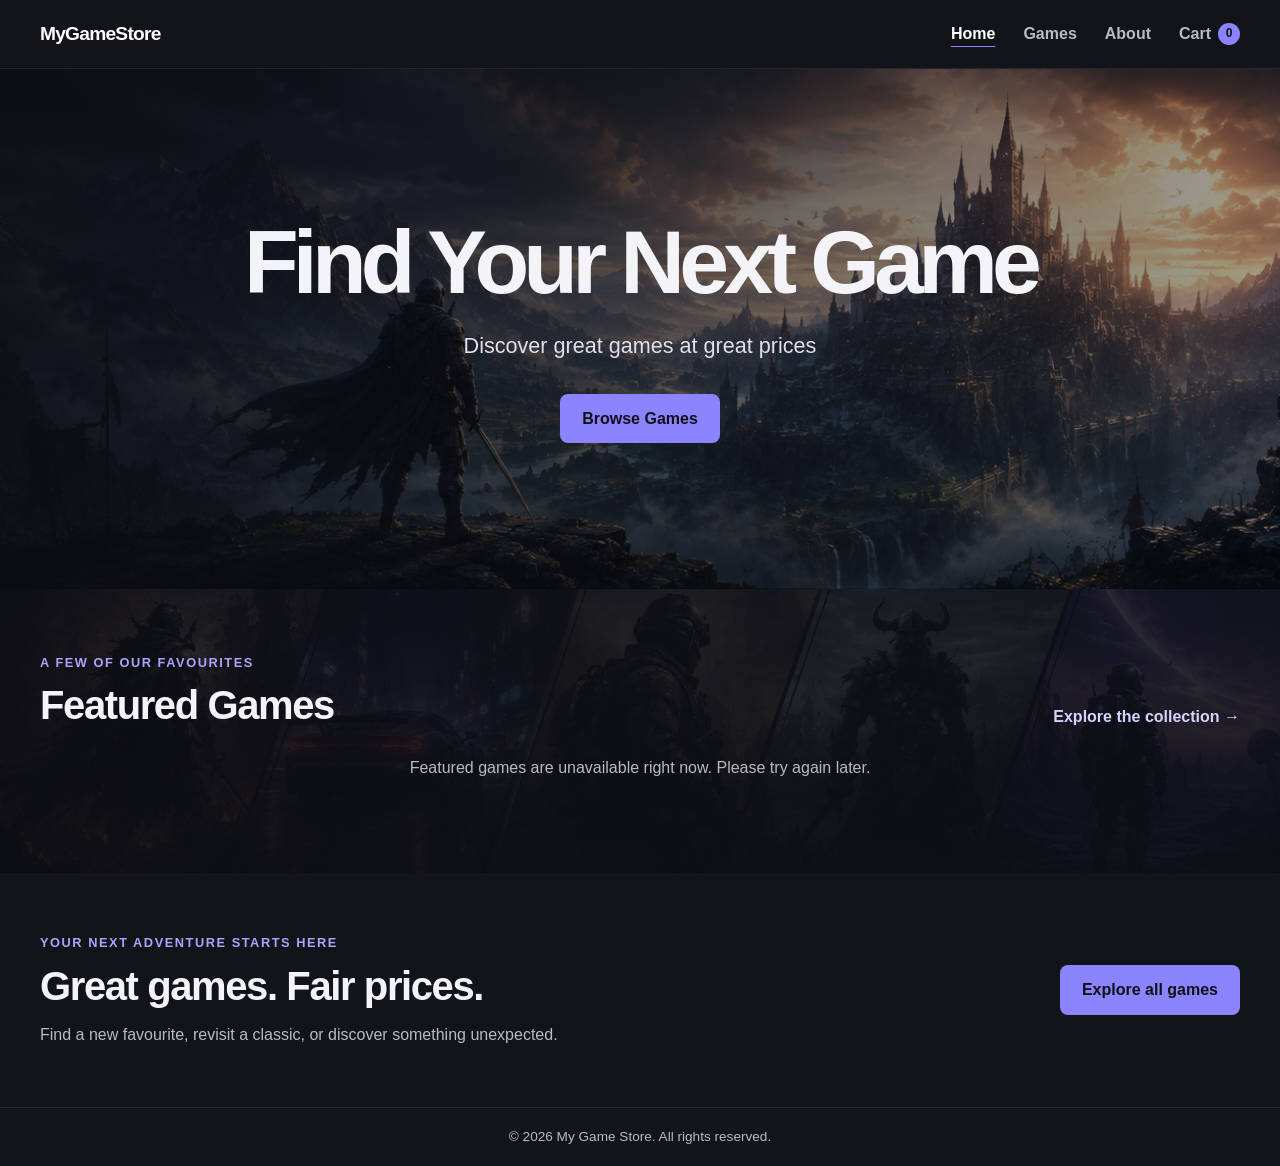
<file: GameStore.Frontend/index.html>
<!DOCTYPE html>
<html lang="en">
    <head>
        <meta charset="UTF-8">
        <meta name="viewport" content="width=device-width, initial-scale=1.0">
        <title>Home - My Game Store</title>
        <link rel="stylesheet" href="css/main.css">
        <script src="js/main.js" defer></script>
    </head>
    <body>
        <header>
            <nav>
                <a href="./index.html" class="nav-logo">MyGameStore</a>
                <div class="nav-links">
                    <a href="./index.html" aria-current="page">Home</a>
                    <a href="./games.html">Games</a>
                    <a href="./about.html">About</a>
                    <a href="./cart.html" class="cart-link">Cart <span id="cart-count" class="cart-count">0</span></a>
                </div>
            </nav>
        </header>
        <main class="home-page">
            <section class="hero">
                <h1>Find Your Next Game</h1>
                <p>Discover great games at great prices</p>
                <a href="./games.html" class="btn">Browse Games</a>
            </section>
            <section class="featured">
                <div class="section-heading">
                    <div>
                        <p class="eyebrow">A few of our favourites</p>
                        <h2>Featured Games</h2>
                    </div>
                    <a class="text-link" href="./games.html">Explore the collection <span aria-hidden="true">&rarr;</span></a>
                </div>
                <p class="status-message" id="featured-status" role="status" aria-live="polite">Loading games...</p>
                <div class="featured-games" id="featured-games"></div>
            </section>
            <section class="home-promo">
                <div>
                    <p class="eyebrow">Your next adventure starts here</p>
                    <h2>Great games. Fair prices.</h2>
                    <p>Find a new favourite, revisit a classic, or discover something unexpected.</p>
                </div>
                <a href="./games.html" class="btn">Explore all games</a>
            </section>
        </main>
        <footer>
            <p>&copy; 2026 My Game Store. All rights reserved.</p>
        </footer>
    </body>
</html>
</file>
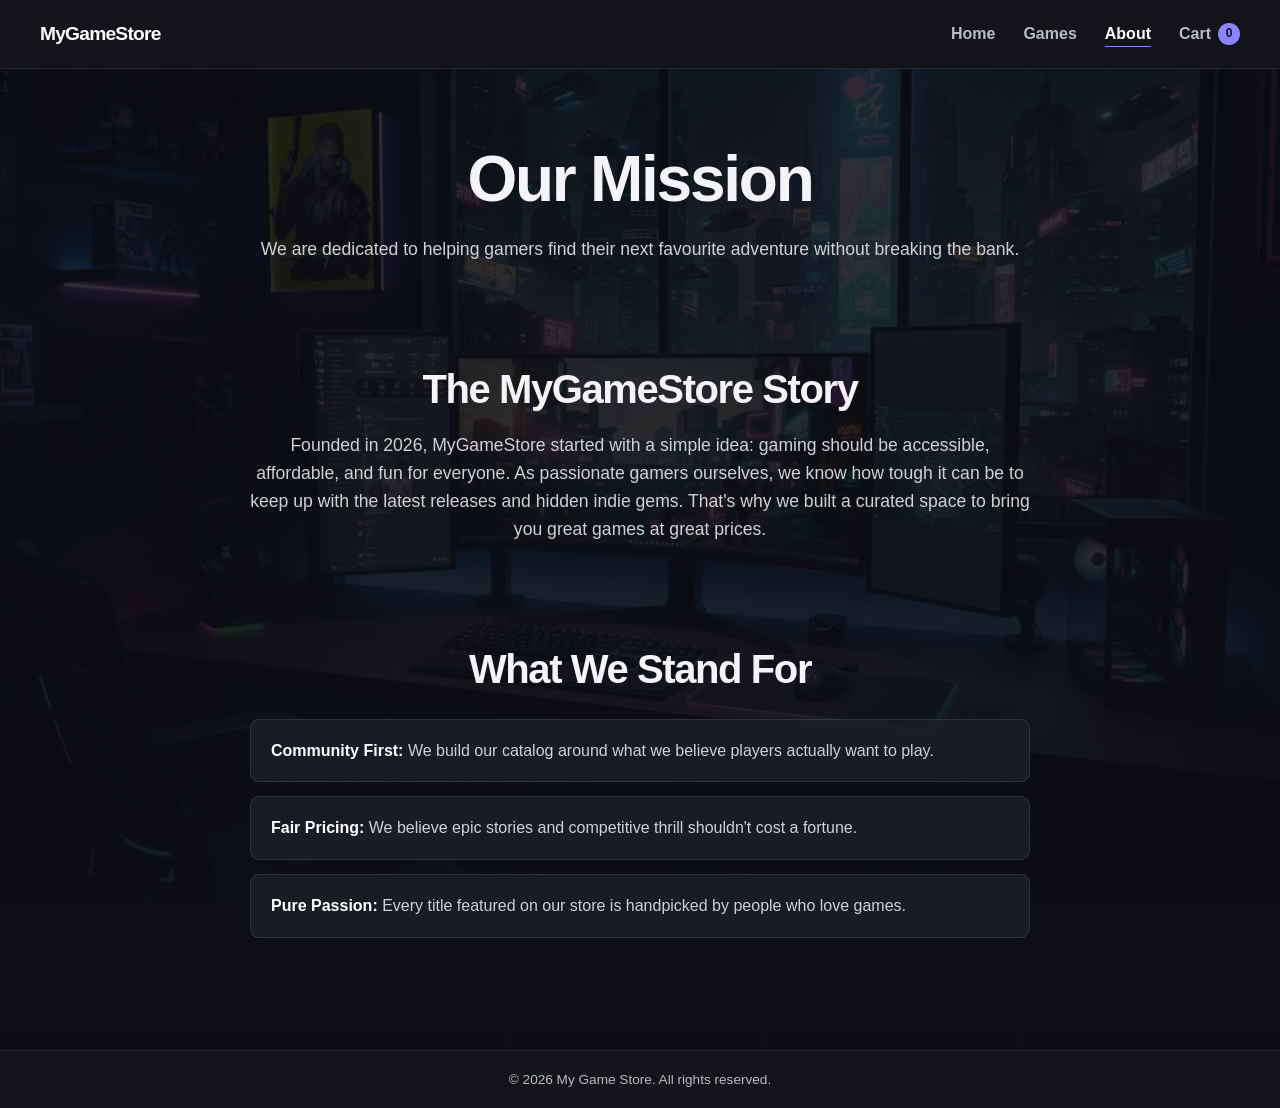
<file: GameStore.Frontend/about.html>
<!DOCTYPE html>
<html lang="en">
    <head>
        <meta charset="UTF-8">
        <meta name="viewport" content="width=device-width, initial-scale=1.0">
        <title>About Us - My Game Store</title>
        <link rel="stylesheet" href="css/main.css">
        <script src="js/main.js" defer></script>
    </head>
    <body>
        <header>
            <nav>
                <a href="./index.html" class="nav-logo">MyGameStore</a>
                <div class="nav-links">
                    <a href="./index.html">Home</a>
                    <a href="./games.html">Games</a>
                    <a href="./about.html" aria-current="page">About</a>
                    <a href="./cart.html" class="cart-link">Cart <span id="cart-count" class="cart-count">0</span></a>
                </div>
            </nav>
        </header>
        
        <main class="about-page">
            <section class="about-hero">
                <h1>Our Mission</h1>
                <p>We are dedicated to helping gamers find their next favourite adventure without breaking the bank.</p>
            </section>

            <section class="about-story">
                <h2>The MyGameStore Story</h2>
                <p>Founded in 2026, MyGameStore started with a simple idea: gaming should be accessible, affordable, and fun for everyone. As passionate gamers ourselves, we know how tough it can be to keep up with the latest releases and hidden indie gems. That's why we built a curated space to bring you great games at great prices.</p>
            </section>

            <section class="about-values">
                <h2>What We Stand For</h2>
                <ul>
                    <li><strong>Community First:</strong> We build our catalog around what we believe players actually want to play.</li>
                    <li><strong>Fair Pricing:</strong> We believe epic stories and competitive thrill shouldn't cost a fortune.</li>
                    <li><strong>Pure Passion:</strong> Every title featured on our store is handpicked by people who love games.</li>
                </ul>
            </section>
        </main>

        <footer>
            <p>&copy; 2026 My Game Store. All rights reserved.</p>
        </footer>
    </body>
</html>
</file>
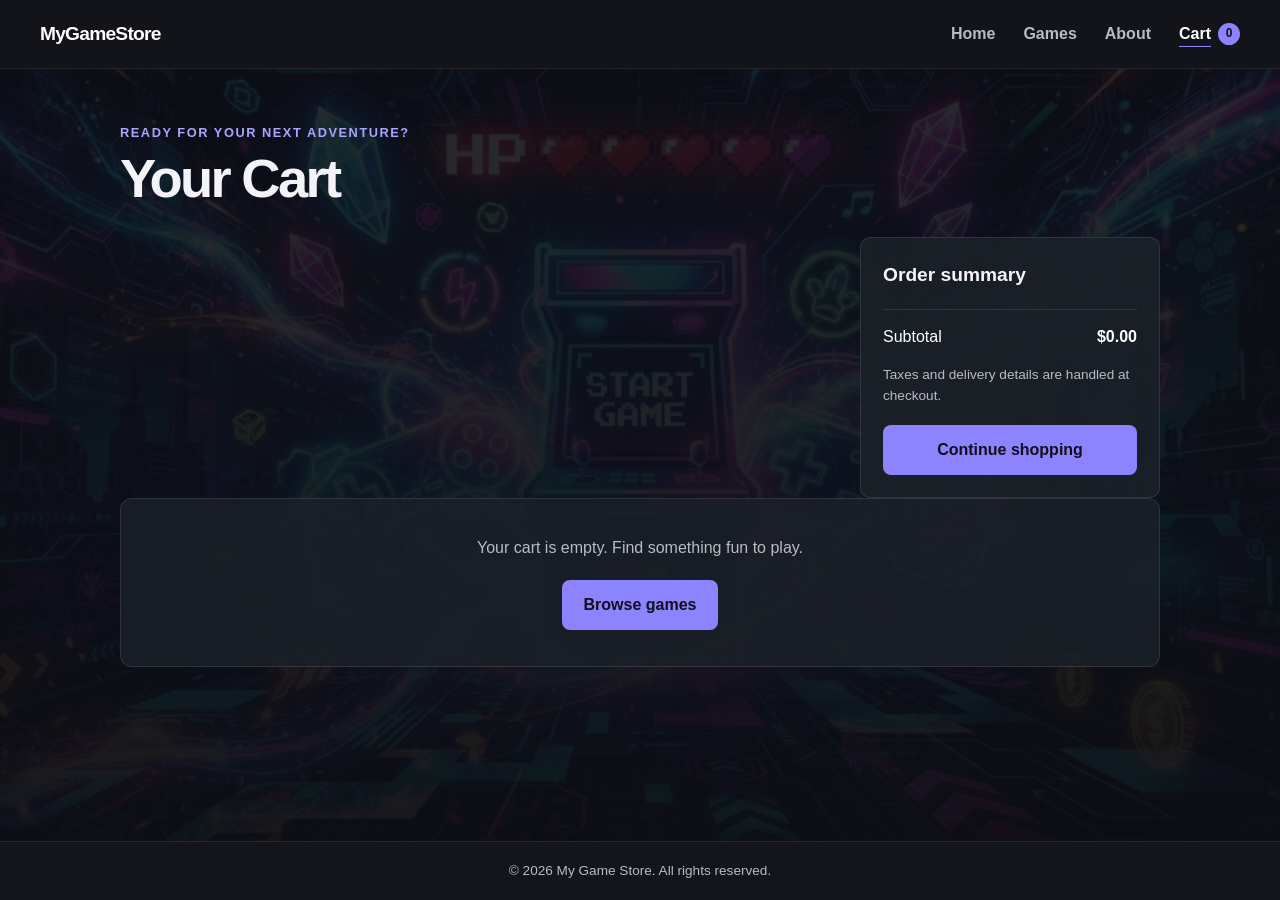
<file: GameStore.Frontend/cart.html>
<!DOCTYPE html>
<html lang="en">
    <head>
        <meta charset="UTF-8">
        <meta name="viewport" content="width=device-width, initial-scale=1.0">
        <title>Your Cart - My Game Store</title>
        <link rel="stylesheet" href="css/main.css">
        <script src="js/main.js" defer></script>
    </head>
    <body>
        <header>
            <nav>
                <a href="./index.html" class="nav-logo">MyGameStore</a>
                <div class="nav-links">
                    <a href="./index.html">Home</a>
                    <a href="./games.html">Games</a>
                    <a href="./about.html">About</a>
                    <a href="./cart.html" class="cart-link" aria-current="page">Cart <span id="cart-count" class="cart-count">0</span></a>
                </div>
            </nav>
        </header>
        <main class="cart-page">
            <section class="cart-content">
                <p class="eyebrow">Ready for your next adventure?</p>
                <h1>Your Cart</h1>
                <p class="status-message" id="cart-status" role="status" aria-live="polite">Loading your cart...</p>
                <div class="cart-layout" id="cart-layout" hidden>
                    <div class="cart-items" id="cart-items"></div>
                    <aside class="cart-summary">
                        <h2>Order summary</h2>
                        <div class="summary-row">
                            <span>Subtotal</span>
                            <strong id="cart-subtotal">$0.00</strong>
                        </div>
                        <p>Taxes and delivery details are handled at checkout.</p>
                        <a class="btn" href="./games.html">Continue shopping</a>
                    </aside>
                </div>
                <div class="cart-empty" id="cart-empty" hidden>
                    <p>Your cart is empty. Find something fun to play.</p>
                    <a class="btn" href="./games.html">Browse games</a>
                </div>
                <div class="catalog-error" id="cart-error" hidden>
                    <p>We couldn't load your cart. Check that the Game Store API is running and try again.</p>
                    <button class="btn" id="retry-cart" type="button">Try again</button>
                </div>
                <p class="cart-notice" id="cart-notice" role="status" aria-live="polite"></p>
            </section>
        </main>
        <footer>
            <p>&copy; 2026 My Game Store. All rights reserved.</p>
        </footer>
    </body>
</html>
</file>
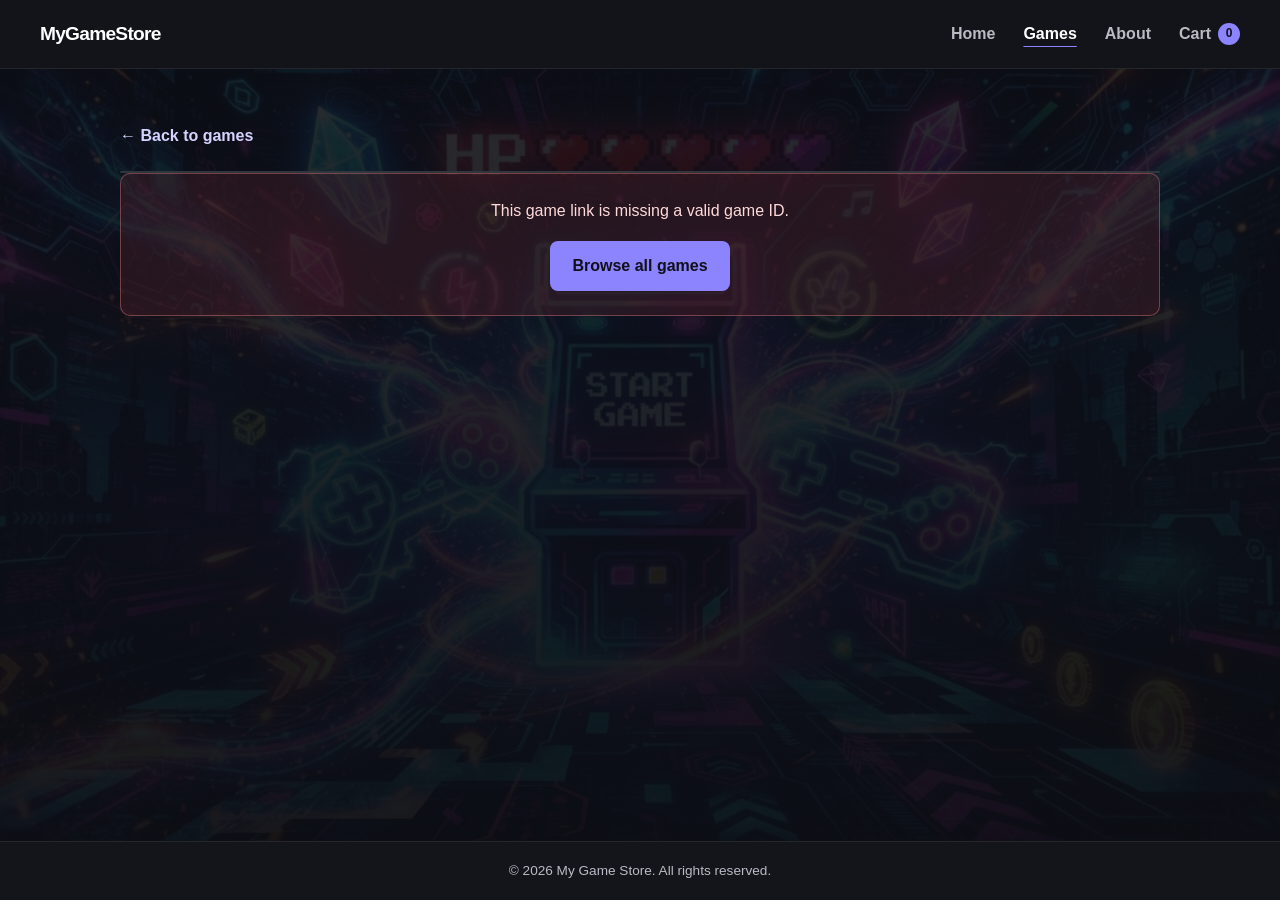
<file: GameStore.Frontend/game.html>
<!DOCTYPE html>
<html lang="en">
    <head>
        <meta charset="UTF-8">
        <meta name="viewport" content="width=device-width, initial-scale=1.0">
        <title>Game Details - My Game Store</title>
        <link rel="stylesheet" href="css/main.css">
        <script src="js/main.js" defer></script>
    </head>
    <body>
        <header>
            <nav>
                <a href="./index.html" class="nav-logo">MyGameStore</a>
                <div class="nav-links">
                    <a href="./index.html">Home</a>
                    <a href="./games.html" aria-current="page">Games</a>
                    <a href="./about.html">About</a>
                    <a href="./cart.html" class="cart-link">Cart <span id="cart-count" class="cart-count">0</span></a>
                </div>
            </nav>
        </header>
        <main class="detail-page">
            <section class="detail-content">
                <a class="back-link" href="./games.html">&larr; Back to games</a>
                <p class="status-message" id="game-status" role="status" aria-live="polite">Loading game...</p>
                <article class="game-detail" id="game-detail" hidden></article>
                <section class="catalog-error" id="game-error" hidden>
                    <p id="game-error-message">We couldn't load this game. Check that the Game Store API is running and try again.</p>
                    <a class="btn" href="./games.html">Browse all games</a>
                </section>
            </section>
        </main>
        <footer>
            <p>&copy; 2026 My Game Store. All rights reserved.</p>
        </footer>
    </body>
</html>
</file>
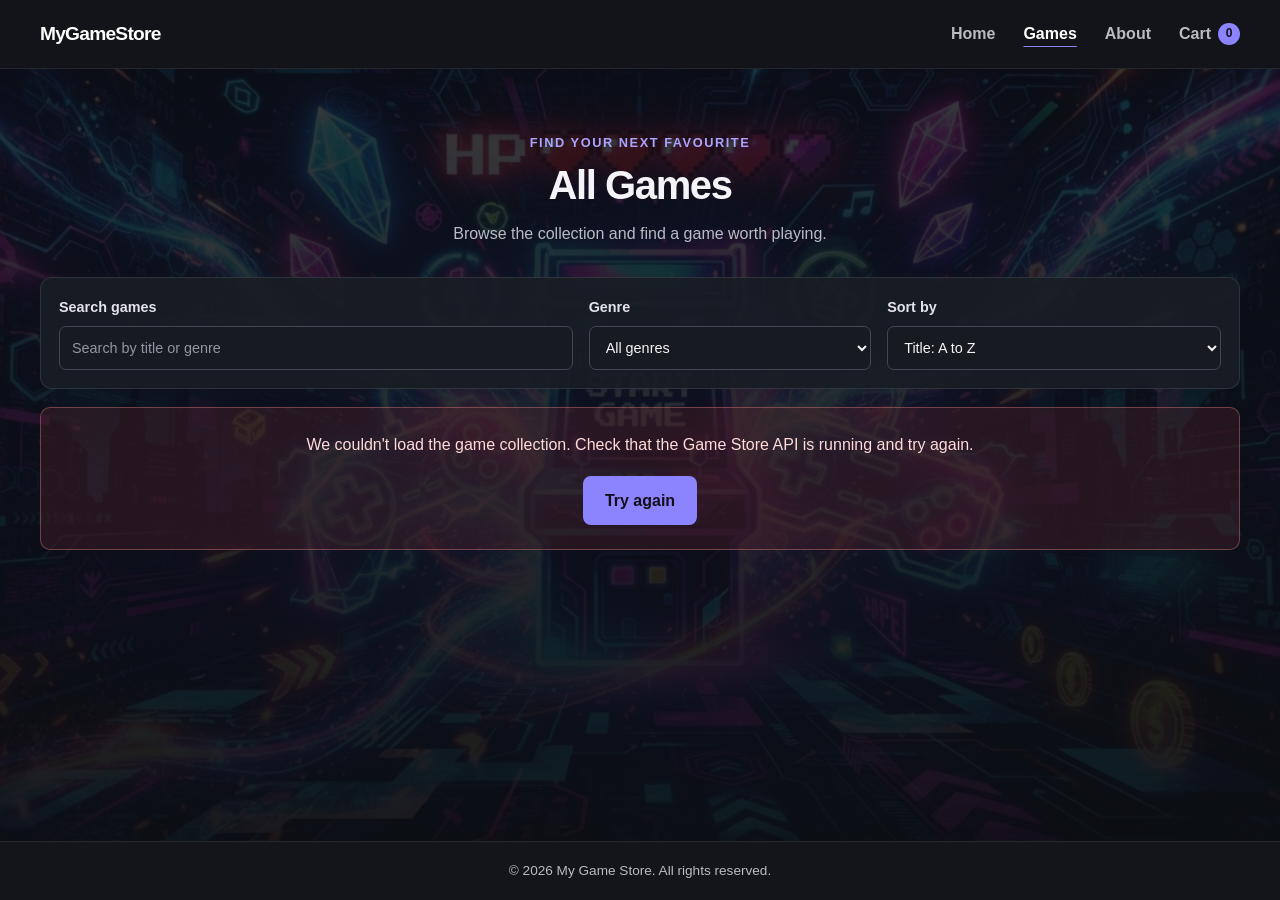
<file: GameStore.Frontend/games.html>
<!DOCTYPE html>
<html lang="en">
    <head>
        <meta charset="UTF-8">
        <meta name="viewport" content="width=device-width, initial-scale=1.0">
        <title>Games - My Game Store</title>
        <link rel="stylesheet" href="css/main.css">
        <script src="js/main.js" defer></script>
    </head>
    <body>
        <header>
            <nav>
                <a href="./index.html" class="nav-logo">MyGameStore</a>
                <div class="nav-links">
                    <a href="./index.html">Home</a>
                    <a href="./games.html" aria-current="page">Games</a>
                    <a href="./about.html">About</a>
                    <a href="./cart.html" class="cart-link">Cart <span id="cart-count" class="cart-count">0</span></a>
                </div>
            </nav>
        </header>
        <main class="games-page">
            <section class="games-list">
                <div class="catalog-heading">
                    <p class="eyebrow">Find your next favourite</p>
                    <h1>All Games</h1>
                    <p>Browse the collection and find a game worth playing.</p>
                </div>
                <div class="catalog-toolbar">
                    <label class="search-field">
                        <span>Search games</span>
                        <input id="game-search" type="search" placeholder="Search by title or genre" autocomplete="off">
                    </label>
                    <label>
                        <span>Genre</span>
                        <select id="genre-filter">
                            <option value="">All genres</option>
                        </select>
                    </label>
                    <label>
                        <span>Sort by</span>
                        <select id="game-sort">
                            <option value="name-asc">Title: A to Z</option>
                            <option value="name-desc">Title: Z to A</option>
                            <option value="price-asc">Price: low to high</option>
                            <option value="price-desc">Price: high to low</option>
                            <option value="release-desc">Newest releases</option>
                            <option value="release-asc">Oldest releases</option>
                        </select>
                    </label>
                </div>
                <p class="catalog-count" id="catalog-count" aria-live="polite"></p>
                <p class="status-message" id="games-status" role="status" aria-live="polite">Loading games...</p>
                <div id="game-cards" class="game-cards"></div>
                <div class="catalog-error" id="games-error" hidden>
                    <p>We couldn't load the game collection. Check that the Game Store API is running and try again.</p>
                    <button class="btn" id="retry-games" type="button">Try again</button>
                </div>
            </section>
        </main>
        <footer>
            <p>&copy; 2026 My Game Store. All rights reserved.</p>
        </footer>
    </body>
</html>
</file>
<file: GameStore.Frontend/css/main.css>
* {
    box-sizing: border-box;
}

:root {
    color-scheme: dark;
    --page-bg: #111419;
    --panel-bg: #1b2028;
    --panel-border: rgba(255, 255, 255, 0.1);
    --text: #f4f3f8;
    --muted: #b9bbc4;
    --accent: #8c83ff;
    --accent-hover: #aaa4ff;
    --scrollbar-track: #1e1e1e;
    --scrollbar-thumb: #4a4a4a;
    --scrollbar-thumb-hover: #606060;
}

html {
    min-width: 320px;
    scrollbar-width: thin;
    scrollbar-color: var(--scrollbar-thumb) var(--scrollbar-track);
}

html::-webkit-scrollbar {
    width: 10px;
    height: 10px;
}

html::-webkit-scrollbar-track {
    background: var(--scrollbar-track);
}

html::-webkit-scrollbar-thumb {
    background: var(--scrollbar-thumb);
    border-radius: 5px;
}

html::-webkit-scrollbar-thumb:hover {
    background: var(--scrollbar-thumb-hover);
}

body {
    min-height: 100vh;
    margin: 0;
    display: flex;
    flex-direction: column;
    background: var(--page-bg);
    color: var(--text);
    font-family: Arial, Helvetica, sans-serif;
    font-size: 16px;
    line-height: 1.6;
}

a {
    color: inherit;
    text-decoration: none;
}

a:focus-visible,
button:focus-visible,
input:focus-visible,
select:focus-visible {
    outline: 3px solid var(--accent-hover);
    outline-offset: 3px;
}

header {
    position: sticky;
    top: 0;
    z-index: 10;
    border-bottom: 1px solid rgba(255, 255, 255, 0.08);
    background: rgba(19, 21, 27, 0.96);
    backdrop-filter: blur(12px);
}

nav {
    width: min(1200px, calc(100% - 48px));
    min-height: 68px;
    margin: 0 auto;
    display: flex;
    align-items: center;
    justify-content: space-between;
    gap: 24px;
}

.nav-logo {
    color: #fff;
    font-size: 1.2rem;
    font-weight: 800;
    letter-spacing: -0.04em;
}

.nav-links {
    display: flex;
    align-items: center;
    gap: 28px;
}

.nav-links a {
    color: var(--muted);
    font-weight: 600;
    transition: color 150ms ease;
}

.nav-links a:hover,
.nav-links a[aria-current="page"] {
    color: #fff;
}

.nav-links a[aria-current="page"] {
    text-decoration: underline;
    text-decoration-color: var(--accent);
    text-underline-offset: 7px;
}

.cart-link {
    display: inline-flex;
    align-items: center;
    gap: 7px;
}

.cart-count {
    min-width: 22px;
    height: 22px;
    padding: 0 6px;
    display: inline-flex;
    align-items: center;
    justify-content: center;
    border-radius: 999px;
    background: var(--accent);
    color: #111019;
    font-size: 0.75rem;
    font-weight: 800;
}

main {
    flex: 1;
}

.hero {
    min-height: 520px;
    padding: 112px 24px;
    display: grid;
    justify-items: center;
    align-content: center;
    text-align: center;
    background:
        linear-gradient(90deg, rgba(12, 14, 20, 0.88), rgba(12, 14, 20, 0.38)),
        url("../images/main-bg.png") center 45% / cover;
}

.hero h1 {
    max-width: 800px;
    margin: 0;
    font-size: clamp(2.8rem, 7vw, 5.6rem);
    line-height: 1.05;
    letter-spacing: -0.065em;
}

.hero p {
    margin: 20px 0 30px;
    color: #e0dfea;
    font-size: clamp(1.05rem, 2vw, 1.35rem);
}

.btn {
    display: inline-flex;
    min-height: 48px;
    align-items: center;
    justify-content: center;
    padding: 12px 22px;
    border: 0;
    border-radius: 8px;
    background: var(--accent);
    color: #111019;
    font: inherit;
    font-weight: 750;
    cursor: pointer;
    transition: background 150ms ease, transform 150ms ease;
}

.btn:hover {
    background: var(--accent-hover);
    transform: translateY(-1px);
}

.featured {
    padding: 64px max(24px, calc((100% - 1200px) / 2)) 72px;
    background:
        linear-gradient(rgba(13, 15, 21, 0.87), rgba(13, 15, 21, 0.94)),
        url("../images/featured-bg.png") center / cover;
}

.section-heading {
    margin-bottom: 26px;
    display: flex;
    align-items: end;
    justify-content: space-between;
    gap: 20px;
}

.section-heading h2,
.home-promo h2,
.about-page h1,
.about-page h2,
.catalog-heading h1 {
    margin: 0;
    line-height: 1.2;
    letter-spacing: -0.035em;
}

.section-heading h2,
.home-promo h2,
.about-page h2,
.catalog-heading h1 {
    font-size: clamp(1.8rem, 4vw, 2.5rem);
}

.eyebrow {
    margin: 0 0 8px;
    color: var(--accent-hover);
    font-size: 0.8rem;
    font-weight: 800;
    letter-spacing: 0.12em;
    text-transform: uppercase;
}

.text-link {
    color: #d6d2ff;
    font-weight: 700;
    white-space: nowrap;
}

.text-link:hover {
    color: #fff;
}

.featured-games {
    display: grid;
    grid-template-columns: repeat(5, minmax(0, 1fr));
    gap: 18px;
}

.game-card {
    display: block;
    color: inherit;
    min-width: 0;
    overflow: hidden;
    border: 1px solid var(--panel-border);
    border-radius: 12px;
    background: var(--panel-bg);
    box-shadow: 0 10px 28px rgba(0, 0, 0, 0.16);
}

.game-card:hover {
    border-color: rgba(170, 164, 255, 0.7);
    transform: translateY(-3px);
}

.game-card:focus-visible {
    outline: 3px solid var(--accent-hover);
    outline-offset: 3px;
}

.game-card img {
    display: block;
    width: 100%;
    height: 220px;
    object-fit: cover;
    background: #252a33;
}

.game-details {
    padding: 17px 18px 19px;
}

.game-details h3 {
    margin: 0 0 6px;
    color: #fff;
    font-size: 1.1rem;
    line-height: 1.35;
}

.game-details p {
    margin: 3px 0 0;
    color: var(--muted);
}

.game-details .game-genre {
    font-size: 0.9rem;
}

.game-details .game-price {
    margin-top: 11px;
    color: #d7d2ff;
    font-size: 1.12rem;
    font-weight: 750;
}

.game-details .game-release-date {
    margin-top: 7px;
    font-size: 0.85rem;
}

.featured-card img {
    height: 190px;
}

.featured-card .game-details {
    padding: 14px;
}

.featured-card .game-details h3 {
    font-size: 1rem;
}

.featured-card .game-details .game-price {
    margin-top: 7px;
}

.status-message {
    margin: 20px 0;
    color: var(--muted);
    text-align: center;
}

.status-message[hidden],
.catalog-error[hidden] {
    display: none;
}

.home-promo {
    width: min(1200px, calc(100% - 48px));
    margin: 0 auto;
    padding: 60px 0;
    display: flex;
    align-items: center;
    justify-content: space-between;
    gap: 28px;
}

.home-promo p:not(.eyebrow) {
    max-width: 560px;
    margin: 12px 0 0;
    color: var(--muted);
}

footer {
    padding: 18px 24px;
    border-top: 1px solid rgba(255, 255, 255, 0.08);
    background: #13151b;
    color: var(--muted);
    text-align: center;
    font-size: 0.85rem;
}

footer p {
    margin: 0;
}

.games-page {
    background:
        linear-gradient(rgba(12, 14, 19, 0.82), rgba(12, 14, 19, 0.94)),
        url("../images/games_page_bg.png") center / cover fixed;
}

.games-list {
    width: min(1200px, calc(100% - 48px));
    margin: 0 auto;
    padding: 64px 0 80px;
}

.catalog-heading {
    margin-bottom: 30px;
    text-align: center;
}

.catalog-heading > p:last-child {
    margin: 12px 0 0;
    color: var(--muted);
}

.catalog-toolbar {
    padding: 18px;
    display: grid;
    grid-template-columns: minmax(220px, 1fr) minmax(160px, 0.55fr) minmax(190px, 0.65fr);
    align-items: end;
    gap: 16px;
    border: 1px solid var(--panel-border);
    border-radius: 12px;
    background: rgba(25, 29, 37, 0.9);
}

.catalog-toolbar label {
    display: grid;
    gap: 7px;
    color: #e4e3ec;
    font-size: 0.9rem;
    font-weight: 700;
}

.catalog-toolbar input,
.catalog-toolbar select {
    width: 100%;
    min-height: 44px;
    padding: 9px 12px;
    border: 1px solid #414653;
    border-radius: 7px;
    background: #171a21;
    color: var(--text);
    font: inherit;
    font-weight: 400;
}

.catalog-toolbar input::placeholder {
    color: #9296a2;
}

.catalog-count {
    margin: 18px 0 12px;
    color: var(--muted);
    font-size: 0.9rem;
}

.game-cards {
    display: grid;
    grid-template-columns: repeat(3, minmax(0, 1fr));
    gap: 20px;
}

.catalog-error {
    padding: 24px;
    border: 1px solid rgba(255, 145, 145, 0.35);
    border-radius: 10px;
    background: rgba(88, 35, 43, 0.35);
    text-align: center;
}

.catalog-error p {
    margin: 0 0 18px;
    color: #ffdada;
}

.detail-page,
.cart-page {
    min-height: 100%;
    background:
        linear-gradient(rgba(12, 14, 19, 0.88), rgba(12, 14, 19, 0.95)),
        url("../images/games_page_bg.png") center / cover fixed;
}

.detail-content,
.cart-content {
    width: min(1040px, calc(100% - 48px));
    margin: 0 auto;
    padding: 54px 0 80px;
}

.back-link {
    display: inline-block;
    margin-bottom: 22px;
    color: #d6d2ff;
    font-weight: 700;
}

.back-link:hover {
    color: #fff;
}

.game-detail {
    overflow: hidden;
    display: grid;
    grid-template-columns: minmax(260px, 0.9fr) minmax(0, 1.1fr);
    border: 1px solid var(--panel-border);
    border-radius: 14px;
    background: rgba(27, 32, 40, 0.96);
}

.detail-image {
    display: block;
    width: 100%;
    height: 100%;
    min-height: 440px;
    object-fit: cover;
    background: #252a33;
}

.detail-information {
    padding: clamp(26px, 5vw, 54px);
    align-self: center;
}

.detail-information h1,
.cart-content > h1 {
    margin: 0;
    font-size: clamp(2rem, 5vw, 3.4rem);
    line-height: 1.1;
    letter-spacing: -0.05em;
}

.detail-price {
    margin: 20px 0 0;
    color: #d7d2ff;
    font-size: 1.7rem;
    font-weight: 800;
}

.detail-release-date,
.detail-description {
    color: var(--muted);
}

.detail-description {
    margin: 24px 0;
    font-size: 1.05rem;
}

.cart-notice {
    min-height: 1.5em;
    margin: 14px 0 0;
    color: #c9ffc9;
}

.cart-content > .eyebrow {
    margin-bottom: 6px;
}

.cart-content > h1 {
    margin-bottom: 28px;
}

.cart-layout {
    display: grid;
    grid-template-columns: minmax(0, 1fr) 300px;
    align-items: start;
    gap: 24px;
}

.cart-items {
    display: grid;
    gap: 14px;
}

.cart-item {
    padding: 18px 20px;
    display: flex;
    align-items: center;
    justify-content: space-between;
    gap: 18px;
    border: 1px solid var(--panel-border);
    border-radius: 10px;
    background: rgba(27, 32, 40, 0.94);
}

.cart-item-info h2 {
    margin: 0;
    color: #fff;
    font-size: 1.1rem;
}

.cart-item-info p {
    margin: 4px 0 0;
    color: var(--muted);
}

.cart-item-controls {
    display: flex;
    align-items: center;
    gap: 16px;
}

.cart-item-controls label {
    display: grid;
    gap: 3px;
    color: var(--muted);
    font-size: 0.78rem;
}

.cart-item-controls input {
    width: 68px;
    min-height: 38px;
    padding: 6px 8px;
    border: 1px solid #414653;
    border-radius: 6px;
    background: #171a21;
    color: var(--text);
    font: inherit;
}

.cart-item-total {
    min-width: 72px;
    color: #d7d2ff;
    text-align: right;
}

.remove-item {
    padding: 6px 0;
    border: 0;
    background: transparent;
    color: #ffb6b6;
    font: inherit;
    cursor: pointer;
}

.remove-item:hover {
    color: #fff;
    text-decoration: underline;
}

.cart-summary {
    padding: 22px;
    border: 1px solid var(--panel-border);
    border-radius: 10px;
    background: rgba(27, 32, 40, 0.94);
}

.cart-summary h2 {
    margin: 0 0 18px;
    font-size: 1.2rem;
}

.summary-row {
    padding: 14px 0;
    display: flex;
    justify-content: space-between;
    border-top: 1px solid var(--panel-border);
    color: #fff;
}

.cart-summary > p {
    margin: 0 0 18px;
    color: var(--muted);
    font-size: 0.85rem;
}

.cart-summary .btn {
    width: 100%;
}

.cart-empty {
    padding: 36px 24px;
    border: 1px solid var(--panel-border);
    border-radius: 12px;
    background: rgba(27, 32, 40, 0.85);
    text-align: center;
}

.cart-empty p {
    margin: 0 0 20px;
    color: var(--muted);
}

.about-page {
    min-height: 100%;
    padding: 30px 24px 70px;
    background:
        linear-gradient(rgba(12, 14, 19, 0.83), rgba(12, 14, 19, 0.94)),
        url("../images/about_page_bg.png") center / cover fixed;
}

.about-hero,
.about-story,
.about-values {
    width: min(780px, 100%);
    margin: 0 auto;
    padding: 42px 0;
    text-align: center;
}

.about-hero h1 {
    font-size: clamp(2.4rem, 6vw, 4rem);
}

.about-hero p,
.about-story p {
    color: #d0d0d8;
    font-size: 1.1rem;
}

.about-values ul {
    margin: 26px 0 0;
    padding: 0;
    display: grid;
    gap: 14px;
    list-style: none;
    text-align: left;
}

.about-values li {
    padding: 18px 20px;
    border: 1px solid var(--panel-border);
    border-radius: 9px;
    background: rgba(27, 32, 40, 0.82);
    color: #d0d0d8;
}

.about-values strong {
    color: #fff;
}

@media (max-width: 950px) {
    .featured-games {
        grid-template-columns: repeat(3, minmax(0, 1fr));
    }

    .game-cards {
        grid-template-columns: repeat(2, minmax(0, 1fr));
    }
}

@media (max-width: 650px) {
    nav,
    .home-promo,
    .games-list,
    .detail-content,
    .cart-content {
        width: min(100% - 32px, 1200px);
    }

    nav {
        min-height: 62px;
        gap: 12px;
    }

    .nav-logo {
        font-size: 1.05rem;
    }

    .nav-links {
        gap: 12px;
        font-size: 0.82rem;
    }

    .hero {
        min-height: 440px;
        padding: 84px 20px;
    }

    .featured {
        padding: 48px 16px;
    }

    .section-heading {
        align-items: start;
        flex-direction: column;
    }

    .featured-games {
        grid-template-columns: repeat(2, minmax(0, 1fr));
        gap: 12px;
    }

    .featured-card img {
        height: 160px;
    }

    .home-promo {
        padding: 42px 0;
        align-items: start;
        flex-direction: column;
    }

    .games-list {
        padding: 44px 0 56px;
    }

    .catalog-toolbar {
        grid-template-columns: 1fr;
    }

    .game-cards {
        grid-template-columns: 1fr;
    }

    .game-detail,
    .cart-layout {
        grid-template-columns: 1fr;
    }

    .detail-image {
        min-height: 0;
        height: 320px;
    }

    .cart-item {
        align-items: flex-start;
        flex-direction: column;
    }

    .cart-item-controls {
        width: 100%;
        justify-content: space-between;
    }

    .game-card img {
        height: 240px;
    }

    .about-hero,
    .about-story,
    .about-values {
        padding: 30px 0;
    }
}

@media (prefers-reduced-motion: reduce) {
    *,
    *::before,
    *::after {
        scroll-behavior: auto !important;
        transition-duration: 0.01ms !important;
    }
}
</file>
